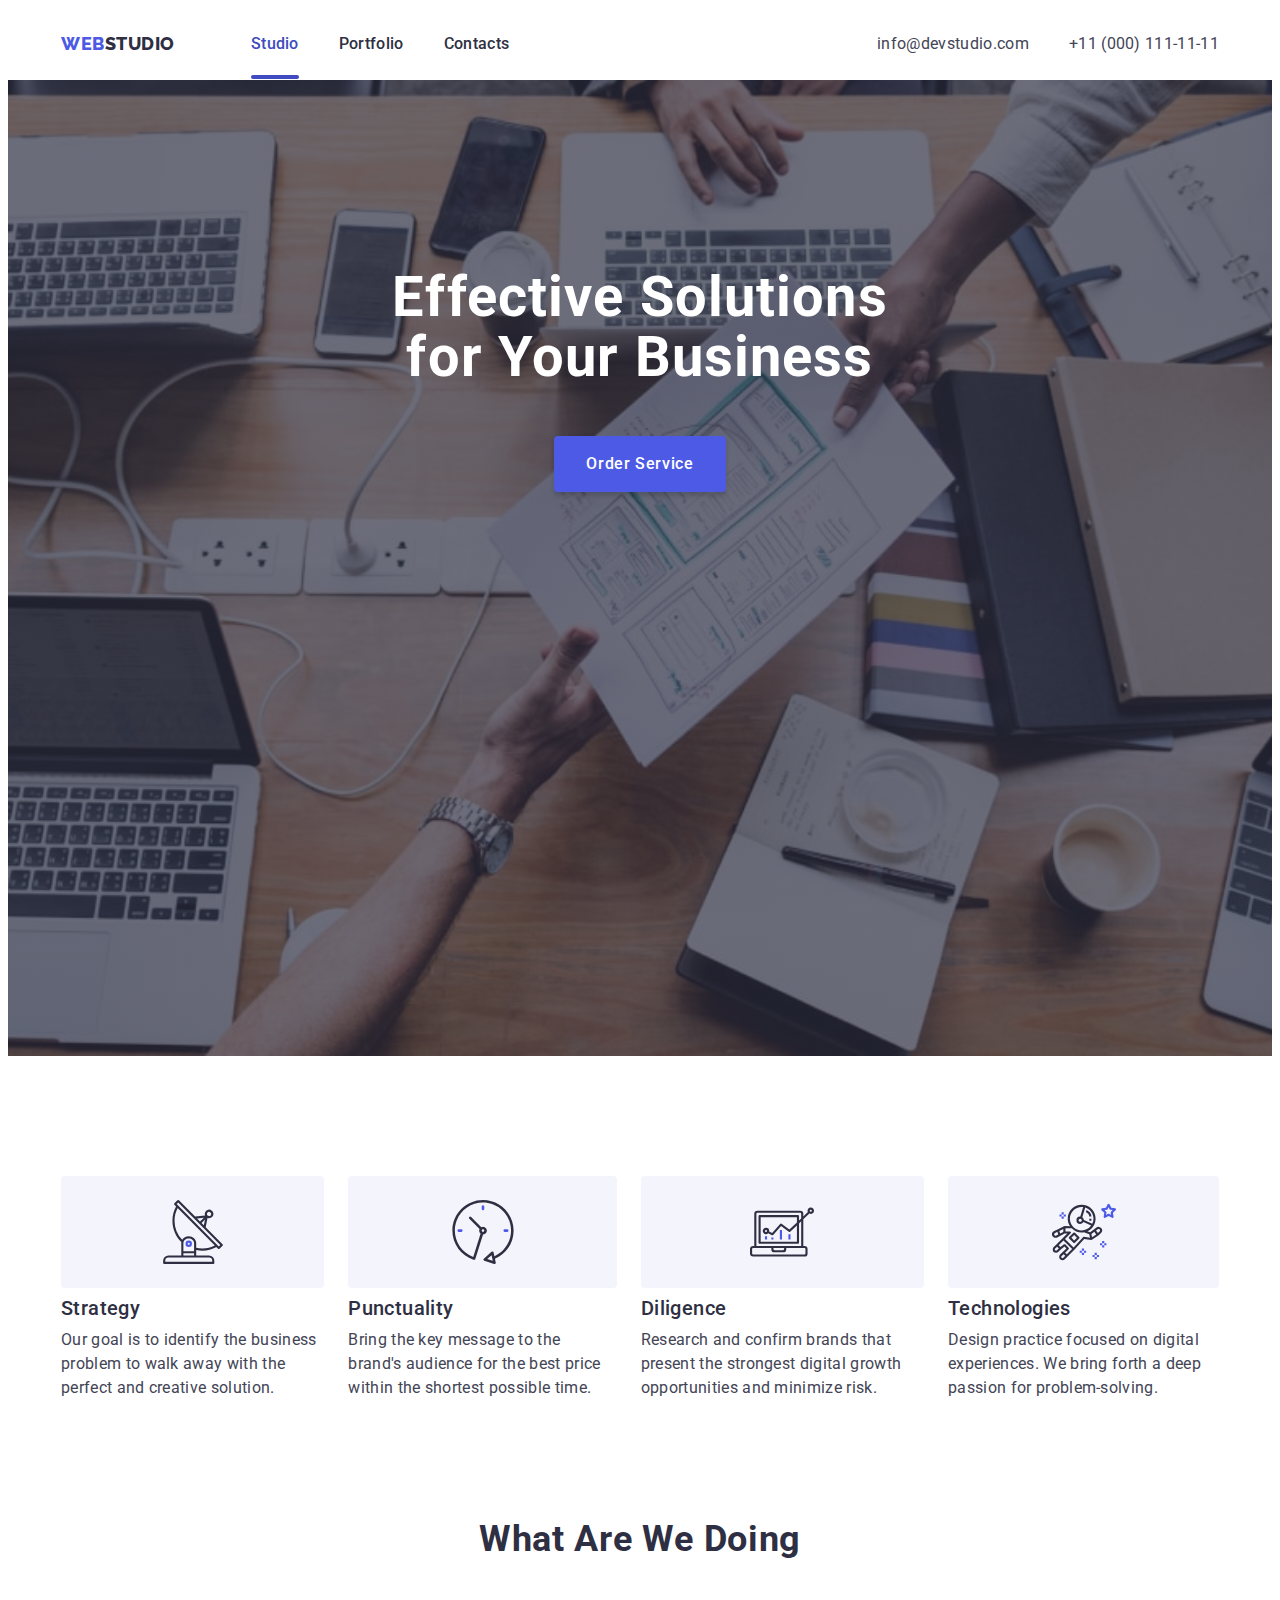
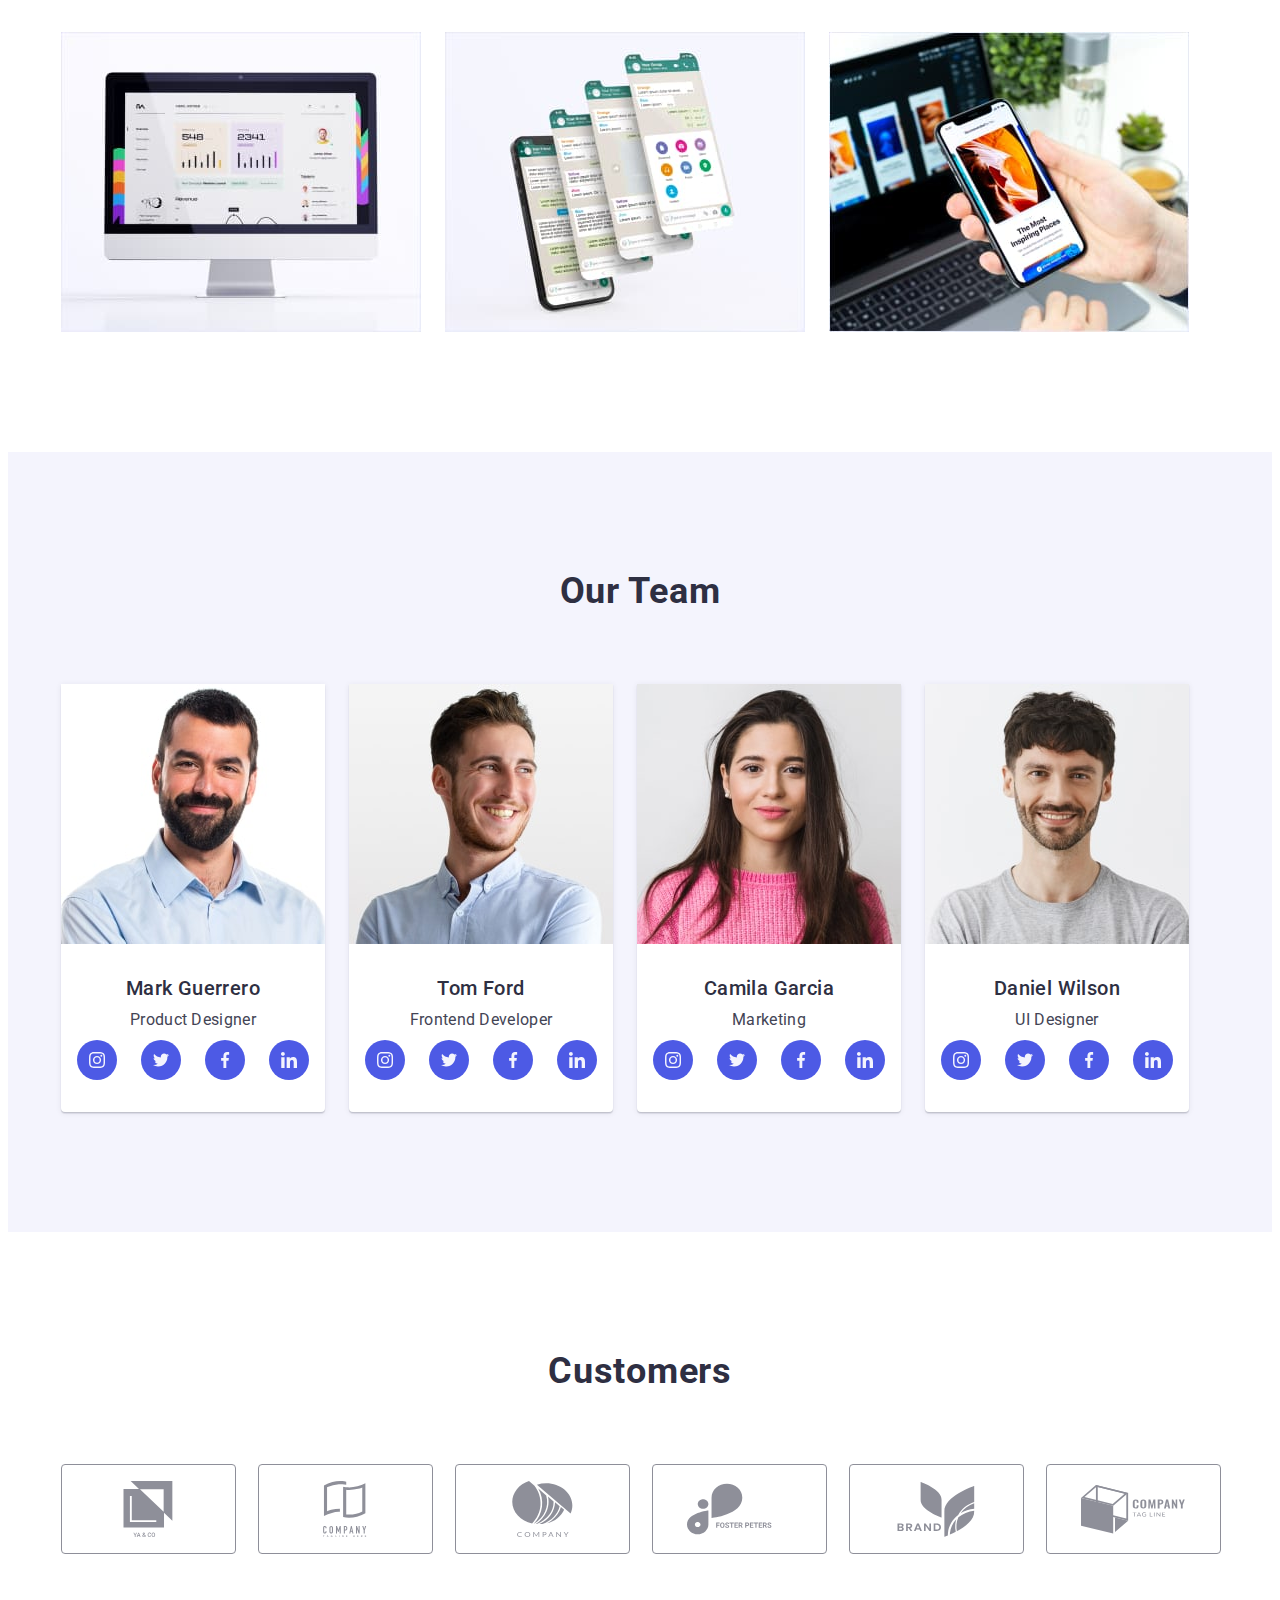
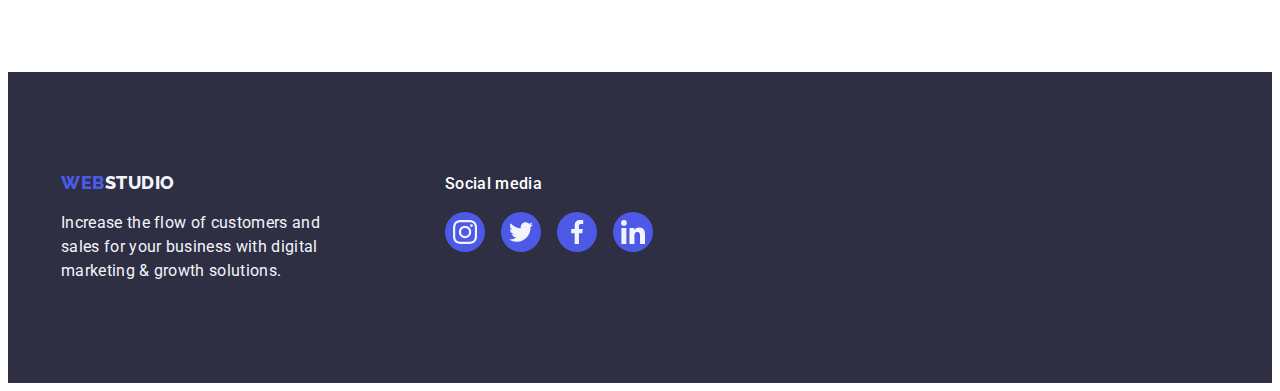
<file: index.html>
<!DOCTYPE html>
<html lang="en">
  <head>
    <meta charset="UTF-8" />
    <meta http-equiv="X-UA-Compatible" content="IE=edge" />
    <meta name="viewport" content="width=device-width, initial-scale=1.0" />
    <title>WebStudio</title>
    <link rel="preconnect" href="https://fonts.googleapis.com" />
    <link rel="preconnect" href="https://fonts.gstatic.com" crossorigin />
    <link
      href="https://fonts.googleapis.com/css2?family=Raleway:wght@800&family=Roboto:wght@400;500;700;900&display=swap"
      rel="stylesheet"
    />
    <link
      rel="stylesheet"
      href="https://cdnjs.cloudflare.com/ajax/libs/modern-normalize/1.1.0/modern-normalize.min.css"
      integrity="sha512-wpPYUAdjBVSE4KJnH1VR1HeZfpl1ub8YT/NKx4PuQ5NmX2tKuGu6U/JRp5y+Y8XG2tV+wKQpNHVUX03MfMFn9Q=="
      crossorigin="anonymous"
      referrerpolicy="no-referrer"
    />
    <link rel="stylesheet" href="./css/styles.css" />
  </head>

  <body>
    <!--header-->
    <header class="header">
      <div class="container header-container">
        <nav class="header-nav">
          <a href="./index.html" class="header-logo-web link"
            >Web <span class="header-logo link">Studio</span></a
          >
          <ul class="header-menu list">
            <li class="header-item list">
              <a class="header-text studio link" href="./index.html">Studio</a>
            </li>
            <li class="header-item list">
              <a class="header-text link" href="./portfolio.html">Portfolio</a>
            </li>
            <li class="header-item list">
              <a class="header-text link" href="">Contacts</a>
            </li>
          </ul>
        </nav>
        <address class="header-contacts">
          <ul class="header-list list">
            <li class="header-contact list">
              <a class="contact link" href="mailto:info@devstudio.com"
                >info@devstudio.com</a
              >
            </li>
            <li class="header-contact list">
              <a class="contact link" href="tel:+110001111111"
                >+11 (000) 111-11-11</a
              >
            </li>
          </ul>
        </address>
      </div>
    </header>
    <main>
      <!--hero-->
      <section class="hero">
        <div class="container">
          <h1 class="hero-title">Effective Solutions for Your Business</h1>
          <button class="hero-btn" type="button" data-modal-open>
            Order Service
          </button>
        </div>
      </section>
      <!-- features -->
      <section class="section">
        <div class="container">
          <h2 class="visually-hidden">features</h2>
          <ul class="features-list">
            <li class="features list">
              <div class="features-icon">
                <svg class="icon-antenna">
                  <use href="./images/symbol-defs.svg#icon-antenna"></use>
                </svg>
              </div>
              <h3 class="features-subtitle">Strategy</h3>
              <p class="features-item">
                Our goal is to identify the business problem to walk away with
                the perfect and creative solution.
              </p>
            </li>
            <li class="features list">
              <div class="features-icon">
                <svg class="icon-antenna">
                  <use href="./images/symbol-defs.svg#icon-clock"></use>
                </svg>
              </div>
              <h3 class="features-subtitle">Punctuality</h3>
              <p class="features-item">
                Bring the key message to the brand's audience for the best price
                within the shortest possible time.
              </p>
            </li>
            <li class="features list">
              <div class="features-icon">
                <svg class="icon-antenna">
                  <use href="./images/symbol-defs.svg#icon-diagram"></use>
                </svg>
              </div>
              <h3 class="features-subtitle">Diligence</h3>
              <p class="features-item">
                Research and confirm brands that present the strongest digital
                growth opportunities and minimize risk.
              </p>
            </li>
            <li class="features list list">
              <div class="features-icon">
                <svg class="icon-antenna">
                  <use
                    class="antenna"
                    href="./images/symbol-defs.svg#icon-astronaut"
                  ></use>
                </svg>
              </div>
              <h3 class="features-subtitle">Technologies</h3>
              <p class="features-item">
                Design practice focused on digital experiences. We bring forth a
                deep passion for problem-solving.
              </p>
            </li>
          </ul>
        </div>
      </section>
      <!-- examples -->
      <section class="section examples-section">
        <div class="container">
          <h2 class="examples">What are we doing</h2>
          <ul class="examples-list list">
            <li class="examples-text list">
              <img
                class="examples-img"
                src="./images/example-on-a-computer.jpg"
                alt="examples"
                width="360"
                height="300"
              />
            </li>
            <li class="examples-text list">
              <img
                class="examples-img"
                src="./images/example-on-the-phone.jpg"
                alt="examples"
                width="360"
                height="300"
              />
            </li>

            <li class="examples-text list">
              <img
                class="examples-img"
                src="./images/example-on-the-phone-2.jpg"
                alt="examples"
                width="360"
                height="300"
              />
            </li>
          </ul>
        </div>
      </section>
      <!--team-->
      <section class="team-back section">
        <div class="container">
          <h2 class="team">Our Team</h2>
          <ul class="team-list list">
            <li class="team-text list">
              <img
                class="team-photo"
                src="./images/Mark-Guerrero.jpg"
                alt="Mark Guerrero"
                width="264"
                height="260"
              />
              <div class="team-icon">
                <h3 class="team-title">Mark Guerrero</h3>
                <p class="team-item">Product Designer</p>
                <ul class="team-soc-list list">
                  <li class="team-soc-item">
                    <a class="team-soc-link link" href>
                      <svg class="team-soc-icon" width="16" height="16">
                        <use
                          href="./images/symbol-defs-soc.svg#icon-instagram"
                        ></use>
                      </svg>
                    </a>
                  </li>
                  <li class="team-soc-item">
                    <a class="team-soc-link link" href>
                      <svg class="team-soc-icon" width="16" height="16">
                        <use
                          href="./images/symbol-defs-soc.svg#icon-twitter"
                        ></use>
                      </svg>
                    </a>
                  </li>
                  <li class="team-soc-item">
                    <a class="team-soc-link link" href>
                      <svg class="team-soc-icon" width="16" height="16">
                        <use
                          href="./images/symbol-defs-soc.svg#icon-facebook"
                        ></use>
                      </svg>
                    </a>
                  </li>
                  <li class="team-soc-item">
                    <a class="team-soc-link link" href>
                      <svg class="team-soc-icon" width="16" height="16">
                        <use
                          href="./images/symbol-defs-soc.svg#icon-linkedin"
                        ></use>
                      </svg>
                    </a>
                  </li>
                </ul>
              </div>
            </li>
            <li class="team-text list">
              <img
                class="team-photo"
                src="./images/Tom-Ford.jpg"
                alt="Tom Ford"
                width="264"
                height="260"
              />
              <div class="team-icon">
                <h3 class="team-title">Tom Ford</h3>
                <p class="team-item">Frontend Developer</p>
                <ul class="team-soc-list list">
                  <li class="team-soc-item">
                    <a class="team-soc-link link" href>
                      <svg class="team-soc-icon" width="16" height="16">
                        <use
                          href="./images/symbol-defs-soc.svg#icon-instagram"
                        ></use>
                      </svg>
                    </a>
                  </li>
                  <li class="team-soc-item">
                    <a class="team-soc-link link" href>
                      <svg class="team-soc-icon" width="16" height="16">
                        <use
                          href="./images/symbol-defs-soc.svg#icon-twitter"
                        ></use>
                      </svg>
                    </a>
                  </li>
                  <li class="team-soc-item">
                    <a class="team-soc-link link" href>
                      <svg class="team-soc-icon" width="16" height="16">
                        <use
                          href="./images/symbol-defs-soc.svg#icon-facebook"
                        ></use>
                      </svg>
                    </a>
                  </li>
                  <li class="team-soc-item">
                    <a class="team-soc-link link" href>
                      <svg class="team-soc-icon" width="16" height="16">
                        <use
                          href="./images/symbol-defs-soc.svg#icon-linkedin"
                        ></use>
                      </svg>
                    </a>
                  </li>
                </ul>
              </div>
            </li>
            <li class="team-text list">
              <img
                class="team-photo"
                src="./images/Camila-Garcia.jpg"
                alt="Camila Garcia"
                width="264"
                height="260"
              />
              <div class="team-icon">
                <h3 class="team-title">Camila Garcia</h3>
                <p class="team-item">Marketing</p>
                <ul class="team-soc-list list">
                  <li class="team-soc-item">
                    <a class="team-soc-link link" href>
                      <svg class="team-soc-icon" width="16" height="16">
                        <use
                          href="./images/symbol-defs-soc.svg#icon-instagram"
                        ></use>
                      </svg>
                    </a>
                  </li>
                  <li class="team-soc-item">
                    <a class="team-soc-link link" href>
                      <svg class="team-soc-icon" width="16" height="16">
                        <use
                          href="./images/symbol-defs-soc.svg#icon-twitter"
                        ></use>
                      </svg>
                    </a>
                  </li>
                  <li class="team-soc-item">
                    <a class="team-soc-link link" href>
                      <svg class="team-soc-icon" width="16" height="16">
                        <use
                          href="./images/symbol-defs-soc.svg#icon-facebook"
                        ></use>
                      </svg>
                    </a>
                  </li>
                  <li class="team-soc-item">
                    <a class="team-soc-link link" href>
                      <svg class="team-soc-icon" width="16" height="16">
                        <use
                          href="./images/symbol-defs-soc.svg#icon-linkedin"
                        ></use>
                      </svg>
                    </a>
                  </li>
                </ul>
              </div>
            </li>
            <li class="team-text list">
              <img
                class="team-photo"
                src="./images/Daniel-Wilson.jpg"
                alt="Daniel Wilson"
                width="264"
                height="260"
              />
              <div class="team-icon">
                <h3 class="team-title">Daniel Wilson</h3>
                <p class="team-item">UI Designer</p>
                <ul class="team-soc-list list">
                  <li class="team-soc-item">
                    <a class="team-soc-link link" href>
                      <svg class="team-soc-icon" width="16" height="16">
                        <use
                          href="./images/symbol-defs-soc.svg#icon-instagram"
                        ></use>
                      </svg>
                    </a>
                  </li>
                  <li class="team-soc-item">
                    <a class="team-soc-link link" href>
                      <svg class="team-soc-icon" width="16" height="16">
                        <use
                          href="./images/symbol-defs-soc.svg#icon-twitter"
                        ></use>
                      </svg>
                    </a>
                  </li>
                  <li class="team-soc-item">
                    <a class="team-soc-link link" href>
                      <svg class="team-soc-icon" width="16" height="16">
                        <use
                          href="./images/symbol-defs-soc.svg#icon-facebook"
                        ></use>
                      </svg>
                    </a>
                  </li>
                  <li class="team-soc-item">
                    <a class="team-soc-link link" href>
                      <svg class="team-soc-icon" width="16" height="16">
                        <use
                          href="./images/symbol-defs-soc.svg#icon-linkedin"
                        ></use>
                      </svg>
                    </a>
                  </li>
                </ul>
              </div>
            </li>
          </ul>
        </div>
      </section>
      <!-- Customers -->
      <section class="section">
        <div class="container">
          <h2 class="customers">Customers</h2>
          <ul class="customers-list list">
            <li class="customers-item">
              <a class="customers-soc-link" href="">
                <svg class="customers-soc-icon" width="104" height="56">
                  <use href="./images/customers .svg#icon-ya"></use>
                </svg>
              </a>
            </li>
            <li class="customers-item">
              <a class="customers-soc-link" href="">
                <svg class="customers-soc-icon" width="104" height="56">
                  <use href="./images/customers .svg#icon-here"></use>
                </svg>
              </a>
            </li>
            <li class="customers-item">
              <a class="customers-soc-link" href="">
                <svg class="customers-soc-icon" width="104" height="56">
                  <use href="./images/customers .svg#icon-company"></use>
                </svg>
              </a>
            </li>
            <li class="customers-item">
              <a class="customers-soc-link" href="">
                <svg class="customers-soc-icon" width="104" height="56">
                  <use href="./images/customers .svg#icon-foster"></use>
                </svg>
              </a>
            </li>
            <li class="customers-item">
              <a class="customers-soc-link" href="">
                <svg class="customers-soc-icon" width="104" height="56">
                  <use href="./images/customers .svg#icon-brand"></use>
                </svg>
              </a>
            </li>
            <li class="customers-item">
              <a class="customers-soc-link" href="">
                <svg class="customers-soc-icon" width="104" height="56">
                  <use href="./images/customers .svg#icon-tag"></use>
                </svg>
              </a>
            </li>
          </ul>
        </div>
      </section>
    </main>
    <!--footer -->
    <footer class="footer footer-cont">
      <div class="container footer-soc-cont">
        <div class="footer-bottom">
          <a class="footer-logo link" href="./index.html"
            >Web<span class="footer-logo-studio link">Studio</span></a
          >
          <p class="footer-items">
            Increase the flow of customers and sales for your business with
            digital marketing & growth solutions.
          </p>
        </div>

        <div class="footer-soc">
          <p class="footer-title">Social media</p>
          <ul class="footer-soc-list list">
            <li class="footer-soc-item">
              <a class="footer-soc-link link" href>
                <svg class="footer-soc-icon" width="24" height="24">
                  <use href="./images/symbol-defs-soc.svg#icon-instagram"></use>
                </svg>
              </a>
            </li>
            <li class="footer-soc-item">
              <a class="footer-soc-link link" href>
                <svg class="footer-soc-icon" width="24" height="24">
                  <use href="./images/symbol-defs-soc.svg#icon-twitter"></use>
                </svg>
              </a>
            </li>
            <li class="footer-soc-item">
              <a class="footer-soc-link link" href>
                <svg class="footer-soc-icon" width="24" height="24">
                  <use href="./images/symbol-defs-soc.svg#icon-facebook"></use>
                </svg>
              </a>
            </li>
            <li class="footer-soc-item">
              <a class="footer-soc-link link" href>
                <svg class="footer-soc-icon" width="24" height="24">
                  <use href="./images/symbol-defs-soc.svg#icon-linkedin"></use>
                </svg>
              </a>
            </li>
          </ul>
        </div>
      </div>
    </footer>
    <!--modal -->
    <div class="backdrop is-hidden" data-modal>
      <div class="modal">
        <button type="button" class="modal-close-btn" data-modal-close>
          <svg class="modal-icon" width="8" height="8">
            <use href="/images/customers .svg#icon-cross"></use>
          </svg>
        </button>
      </div>
    </div>
    <script src="./js/modal.js"></script>
  </body>
</html>
</file>
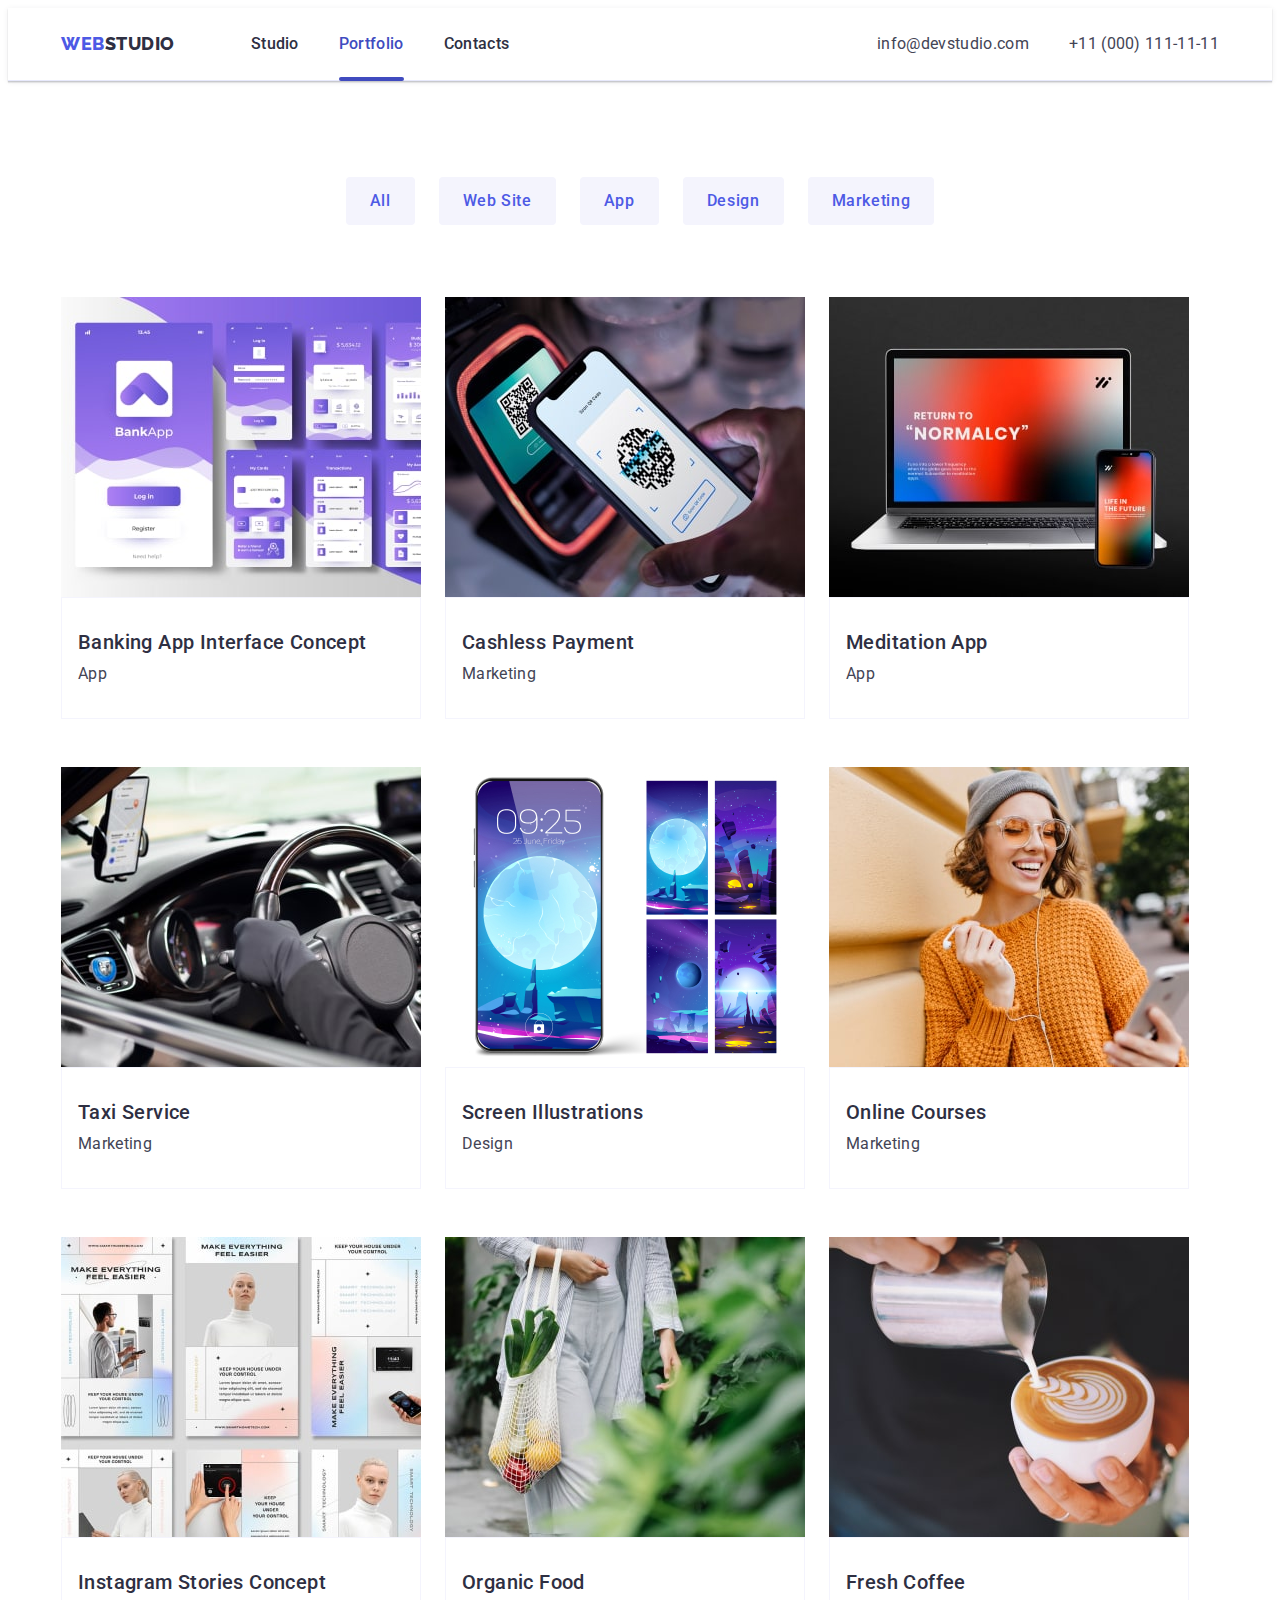
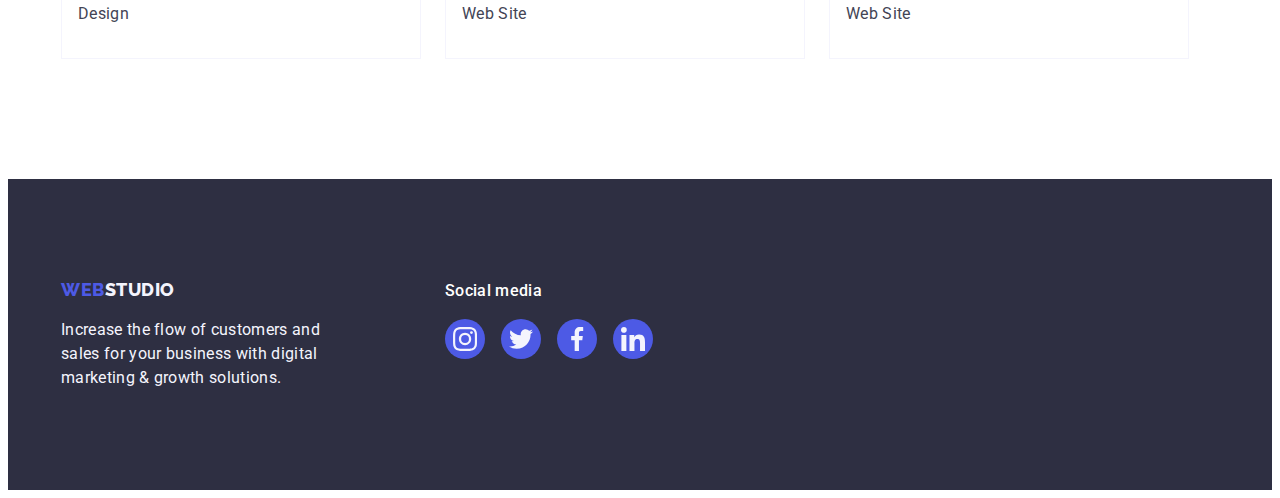
<file: portfolio.html>
<!DOCTYPE html>
<html lang="en">
  <head>
    <meta charset="UTF-8" />
    <meta http-equiv="X-UA-Compatible" content="IE=edge" />
    <meta name="viewport" content="width=device-width, initial-scale=1.0" />
    <link rel="preconnect" href="https://fonts.googleapis.com" />
    <link rel="preconnect" href="https://fonts.gstatic.com" crossorigin />
    <title>Portfolio</title>
    <link
      href="https://fonts.googleapis.com/css2?family=Raleway:wght@800&family=Roboto:wght@400;500;700;900&display=swap"
      rel="stylesheet"
    />
    <link
      rel="stylesheet"
      href="https://cdnjs.cloudflare.com/ajax/libs/modern-normalize/1.1.0/modern-normalize.min.css"
      integrity="sha512-wpPYUAdjBVSE4KJnH1VR1HeZfpl1ub8YT/NKx4PuQ5NmX2tKuGu6U/JRp5y+Y8XG2tV+wKQpNHVUX03MfMFn9Q=="
      crossorigin="anonymous"
      referrerpolicy="no-referrer"
    />
    <link rel="stylesheet" href="./css/portfolio.css" />
  </head>
  <body>
    <!-- header -->
    <header class="header">
      <div class="container header-container">
        <nav class="header-nav">
          <a href="./index.html" class="header-logo-web link"
            >Web <span class="header-logo link">Studio</span></a
          >
          <ul class="header-menu list">
            <li class="header-item list">
              <a class="header-text studio link" href="./index.html">Studio</a>
            </li>
            <li class="header-item list">
              <a class="header-text portfolio link" href="./portfolio.html"
                >Portfolio</a
              >
            </li>
            <li class="header-item list">
              <a class="header-text link" href="">Contacts</a>
            </li>
          </ul>
        </nav>
        <address class="header-contacts">
          <ul class="header-list list">
            <li class="header-contact list">
              <a class="contact link" href="mailto:info@devstudio.com"
                >info@devstudio.com</a
              >
            </li>
            <li class="header-contact list">
              <a class="contact link" href="tel:+110001111111"
                >+11 (000) 111-11-11</a
              >
            </li>
          </ul>
        </address>
      </div>
    </header>
    <main>
      <!--filter-->
      <section class="section filter-section">
        <div class="container">
          <h1 class="visually-hidden">button</h1>
          <ul class="filter-list list">
            <li class="filter-text list">
              <button class="filter-btn" type="button">All</button>
            </li>
            <li class="filter-text list">
              <button class="filter-btn" type="button">Web Site</button>
            </li>
            <li class="filter-text list">
              <button class="filter-btn" type="button">App</button>
            </li>
            <li class="filter-text list">
              <button class="filter-btn" type="button">Design</button>
            </li>
            <li class="filter-text list">
              <button class="filter-btn" type="button">Marketing</button>
            </li>
          </ul>

          <!----------- example------ -->
          <ul class="example-list list">
            <li class="example-photo">
              <a class="example-img-text link" href="">
                <div class="example-wrapper">
                  <img
                    class="example-img link"
                    src="./images/banking-application.jpg"
                    alt="banking application"
                    width="360"
                    height="300"
                  /> 
                  <p class="overlay">
                    14 Stylish and User-Friendly App Design Concepts · Task
                    Manager App · Calorie Tracker App · Exotic Fruit Ecommerce
                    App · Cloud Storage App
                  </p>
                </div>
                <div class="example-border">
                  <h2 class="example-title">Banking App Interface Concept</h2>
                  <p class="example-item">App</p>
                </div>
              </a>
            </li>
            <li class="example-photo">
              <a class="example-img-text link" href="">
                <div class="example-wrapper">
                  <img
                    class="example-img link"
                    src="./images/qr-code.jpg"
                    alt="payment example qr code"
                    width="360"
                    height="300"
                  />
                  <p class="overlay">
                    14 Stylish and User-Friendly App Design Concepts · Task
                    Manager App · Calorie Tracker App · Exotic Fruit Ecommerce
                    App · Cloud Storage App
                  </p>
                </div>
                <div class="example-border">
                  <h2 class="example-title">Cashless Payment</h2>
                  <p class="example-item">Marketing</p>
                </div>
              </a>
            </li>
            <li class="example-photo">
              <a class="example-img-text link" href="">
                <div class="example-wrapper">
                  <img
                    class="example-img link"
                    src="./images/meditation-app.jpg"
                    alt="meditation App"
                    width="360"
                    height="300"
                  />
                  <p class="overlay">
                    14 Stylish and User-Friendly App Design Concepts · Task
                    Manager App · Calorie Tracker App · Exotic Fruit Ecommerce
                    App · Cloud Storage App
                  </p>
                </div>
                <div class="example-border">
                  <h2 class="example-title">Meditation App</h2>
                  <p class="example-item">App</p>
                </div>
              </a>
            </li>
            <li class="example-photo">
              <a class="example-img-text link" href="">
                <div class="example-wrapper">
                  <img
                    class="example-img link"
                    src="./images/taxi-service.jpg"
                    alt="taxi service"
                    width="360"
                    height="300"
                  />
                  <p class="overlay">
                    14 Stylish and User-Friendly App Design Concepts · Task
                    Manager App · Calorie Tracker App · Exotic Fruit Ecommerce
                    App · Cloud Storage App
                  </p>
                </div>
                <div class="example-border">
                  <h2 class="example-title">Taxi Service</h2>
                  <p class="example-item">Marketing</p>
                </div>
              </a>
            </li>
            <li class="example-photo">
              <a class="example-img-text link" href="">
                <div class="example-wrapper">
                  <img
                    class="example-img link"
                    src="./images/screen-illustrations.jpg"
                    alt="illustrations on phone screen"
                    width="360"
                    height="300"
                  />
                  <p class="overlay">
                    14 Stylish and User-Friendly App Design Concepts · Task
                    Manager App · Calorie Tracker App · Exotic Fruit Ecommerce
                    App · Cloud Storage App
                  </p>
                </div>
                <div class="example-border">
                  <h2 class="example-title">Screen Illustrations</h2>
                  <p class="example-item">Design</p>
                </div>
              </a>
            </li>
            <li class="example-photo">
              <a class="example-img-text link" href="">
                <div class="example-wrapper">
                  <img
                    class="example-img link"
                    src="./images/online-courses.jpg"
                    alt="happy girl on online course"
                    width="360"
                    height="300"
                  />
                  <p class="overlay">
                    14 Stylish and User-Friendly App Design Concepts · Task
                    Manager App · Calorie Tracker App · Exotic Fruit Ecommerce
                    App · Cloud Storage App
                  </p>
                </div>
                <div class="example-border">
                  <h2 class="example-title">Online Courses</h2>
                  <p class="example-item">Marketing</p>
                </div>
              </a>
            </li>
            <li class="example-photo">
              <a class="example-img-text link" href="">
                <div class="example-wrapper">
                  <img
                    class="example-img link"
                    src="./images/instagram-stories.jpg"
                    alt="instagram Stories Concept"
                    width="360"
                    height="300"
                  />
                  <p class="overlay">
                    14 Stylish and User-Friendly App Design Concepts · Task
                    Manager App · Calorie Tracker App · Exotic Fruit Ecommerce
                    App · Cloud Storage App
                  </p>
                </div>
                <div class="example-border">
                  <h2 class="example-title">Instagram Stories Concept</h2>
                  <p class="example-item">Design</p>
                </div>
              </a>
            </li>
            <li class="example-photo">
              <a class="example-img-text link" href="">
                <div class="example-wrapper">
                  <img
                    class="example-img link"
                    src="./images/organic-food.jpg"
                    alt="example of organic food"
                    width="360"
                    height="300"
                  />
                  <p class="overlay">
                    14 Stylish and User-Friendly App Design Concepts · Task
                    Manager App · Calorie Tracker App · Exotic Fruit Ecommerce
                    App · Cloud Storage App
                  </p>
                </div>
                <div class="example-border">
                  <h2 class="example-title">Organic Food</h2>
                  <p class="example-item">Web Site</p>
                </div>
              </a>
            </li>
            <li class="example-photo">
              <a class="example-img-text link" href="">
                <div class="example-wrapper">
                  <img
                    class="example-img link"
                    src="./images/coffee.jpg"
                    alt="example of fresh coffee"
                    width="360"
                    height="300"
                  />
                  <p class="overlay">
                    14 Stylish and User-Friendly App Design Concepts · Task
                    Manager App · Calorie Tracker App · Exotic Fruit Ecommerce
                    App · Cloud Storage App
                  </p>
                </div>
                <div class="example-border">
                  <h2 class="example-title">Fresh Coffee</h2>
                  <p class="example-item">Web Site</p>
                </div>
              </a>
            </li>
          </ul>
        </div>
      </section>
    </main>
    <!-- footer -->
    <footer class="footer footer-cont">
      <div class="container footer-soc-cont">
        <div class="footer-bottom">
          <a class="footer-logo link" href="./index.html"
            >Web<span class="footer-logo-studio link">Studio</span></a
          >
          <p class="footer-items">
            Increase the flow of customers and sales for your business with
            digital marketing & growth solutions.
          </p>
        </div>

        <div class="footer-soc">
          <p class="footer-title">Social media</p>
          <ul class="footer-soc-list list">
            <li class="footer-soc-item">
              <a class="footer-soc-link link" href>
                <svg class="footer-soc-icon" width="24" height="24">
                  <use href="./images/symbol-defs-soc.svg#icon-instagram"></use>
                </svg>
              </a>
            </li>
            <li class="footer-soc-item">
              <a class="footer-soc-link link" href>
                <svg class="footer-soc-icon" width="24" height="24">
                  <use href="./images/symbol-defs-soc.svg#icon-twitter"></use>
                </svg>
              </a>
            </li>
            <li class="footer-soc-item">
              <a class="footer-soc-link link" href>
                <svg class="footer-soc-icon" width="24" height="24">
                  <use href="./images/symbol-defs-soc.svg#icon-facebook"></use>
                </svg>
              </a>
            </li>
            <li class="footer-soc-item">
              <a class="footer-soc-link link" href>
                <svg class="footer-soc-icon" width="24" height="24">
                  <use href="./images/symbol-defs-soc.svg#icon-linkedin"></use>
                </svg>
              </a>
            </li>
          </ul>
        </div>
      </div>
    </footer>
  </body>
</html>
</file>
<file: css/styles.css>
:root {
  --color-iris: #4d5ae5;
  --color-ocean: #404bbf;
  --color-navy-blue: #2e2f42;
  --color-green: #31d0aa;
  --color-slate: #434455;
  --color-light-slate: #8e8f99;
  --color-cornflower: #e7e9fc;
  --color-cloud: #f4f4fd;
  --color-navy-blue-modal: #2e2f42;
  --color-grey: #2e2f42;
  --color-white: #ffffff;
  --color-dairy: #fcfcfc;
  --color-general: #e5e5e5;
  --transition: 250ms cubic-bezier(0.4, 0, 0.2, 1);
}

body {
  font-family: "Roboto", sans-serif;
  font-size: 16px;
  color: var(--color-slate, #434455);
  background-color: var(--color-white, #ffffff);
  color: #8e8f99;
}
p,
h1,
h2,
h3,
h4,
h5,
h6 {
  margin: 0;
}

ul,
ol {
  margin: 0;
  padding-left: 0;
}

img {
  display: block;
}

.list {
  list-style: none;
}

.link {
  text-decoration: none;
}

button {
  display: block;
  cursor: pointer;
  border: none;
}
.section {
  padding-top: 120px;
  padding-bottom: 120px;
}

.visually-hidden {
  position: absolute;
  width: 1px;
  height: 1px;
  margin: -1px;
  border: 0;
  padding: 0;

  white-space: nowrap;
  clip-path: inset(100%);
  clip: rect(0 0 0 0);
  overflow: hidden;
}

.container {
  width: 1158px;
  padding-left: 15px;
  padding-right: 15px;
  margin: 0 auto;
}
/*-------------------------------------------------------------header--------------------------------------------------------------*/

.header {
  background: var(--color-white, #ffffff);
  padding-top: 24px;
  padding-bottom: 24px;
}

.header-logo-web {
  font-family: "Raleway", sans-serif;
  font-style: normal;
  font-weight: 800;
  font-size: 18px;
  line-height: 1.17;
  display: flex;
  align-items: center;
  letter-spacing: 0.03em;
  text-transform: uppercase;
  text-decoration: none;
  color: var(--color-iris, #4d5ae5);
}

.header-logo {
  font-family: "Raleway", sans-serif;
  font-style: normal;
  font-weight: 800;
  font-size: 18px;
  line-height: 1.17;
  display: flex;
  align-items: center;
  letter-spacing: 0.03em;
  text-transform: uppercase;
  color: var(--color-grey, #2e2f42);
}

.header-text {
  font-weight: 500;
  font-size: 16px;
  line-height: 1.5;
  letter-spacing: 0.02em;
  color: var(--color-grey, #2e2f42);
  transition: color var(--transition);
}
.studio::after {
  position: absolute;
  left: 0;
  bottom: -26px;
  content: "";
  width: 100%;
  height: 4px;

  background-color: #404bbf;
  border-radius: 2px;
}
.studio {
  position: relative;
  color: var(--color-ocean);
}
.header-text:hover,
.header-text:focus {
  color: var(--color-ocean);
}

.header-contacts {
  font-style: normal;
  display: flex;
  margin-left: auto;
}
.header-nav {
  display: flex;
}
.header-menu {
  display: flex;
  gap: 40px;
  margin-left: 76px;
}
.header-container {
  display: flex;
  margin-left: auto;
  align-items: center;
}
.contact {
  font-weight: 400;
  font-size: 16px;
  line-height: 1.5;
  letter-spacing: 0.02em;
  color: var(--color-slate, #434455);
  font-style: normal;
  transition: color var(--transition);
}
.contact:hover,
.contact:focus {
  color: var(--color-ocean, #404bbf);
}
.header-list {
  align-items: center;
  display: inline-flex;
  gap: 40px;
}

/*--------------------------------------------hero--------------------------------------------------------------------------------*/
.hero {
  background-color: var(--color-grey, #2e2f42);
  background-image: linear-gradient(
      rgba(46, 47, 66, 0.7),
      rgba(46, 47, 66, 0.7)
    ),
    url(../images/hero-bg.jpg);
  background-repeat: no-repeat;
  background-position: center;
  background-size: cover;
  max-width: 1440px;
  height: 600px;
  margin-left: auto;
  margin-right: auto;
  padding-top: 188px;
  padding-bottom: 188px;
  text-align: center;
}

.hero-title {
  font-weight: 700;
  font-size: 56px;
  line-height: 1.07;
  text-align: center;
  letter-spacing: 0.02em;
  color: var(--color-white, #ffffff);
  margin-left: auto;
  margin-right: auto;
  max-width: 496px;
}
.hero-btn {
  margin: 0 auto;
  text-align: center;
  font-family: "Roboto", sans-serif;
  font-style: normal;
  font-weight: 500;
  font-size: 16px;
  line-height: 1.5;
  display: flex;
  align-items: center;
  letter-spacing: 0.04em;
  color: var(--color-white, #ffffff);
  background: var(--color-iris, #4d5ae5);
  padding: 16px 32px;
  box-shadow: 0px 4px 4px rgba(0, 0, 0, 0.15);
  border-radius: 4px;
  margin-top: 48px;
  margin-left: auto;
  border: none;
  min-width: 169px;
  transition: background-color var(--transition);
}

.hero-btn:hover,
.hero-btn:focus {
  background-color: var(--color-ocean);
}
/*---------------------------------------------features------------------------------------------------------------------------------*/

.features-subtitle {
  font-weight: 500;
  font-size: 20px;
  line-height: 1.2;
  letter-spacing: 0.02em;
  color: var(--color-grey, #2e2f42);
  background-color: #ffffff;
  align-items: center;
  margin-bottom: 8px;
}
.features-item {
  font-weight: 400;
  font-size: 16px;
  line-height: 1.5;
  letter-spacing: 0.02em;
  color: var(--color-slate, #434455);
  background-color: #ffffff;
}
.features {
}

.features-list {
  display: flex;
  gap: 24px;
}

.icon-antenna {
  width: 64px;
  height: 64px;
}

.features-icon {
  display: flex;
  justify-content: center;
  align-items: center;
  height: 112px;
  background-color: #f4f4fd;
  border-radius: 4px;
  margin-bottom: 8px;
}

/*----------------------------------------------------------examples-----------------------------------------------------------*/

.examples {
  font-weight: 700;
  font-size: 36px;
  line-height: 1.11;
  text-align: center;
  letter-spacing: 0.02em;
  text-transform: capitalize;
  color: var(--color-grey, #2e2f42);
  background-color: #ffffff;
}
.examples-section {
  padding-top: 0;
}
.examples-img {
  text-decoration: none;
}
.examples-list {
  margin-top: 72px;
  display: flex;
  gap: 24px;
}

.examples-img {
}
/*---------------------------------------------team--------------------------------------------------------------------------------*/

.team-list {
  list-style: none;
}
.team {
  font-weight: 700;
  font-size: 36px;
  line-height: 1.11;
  text-align: center;
  letter-spacing: 0.02em;
  text-transform: capitalize;
  color: var(--color-grey, #2e2f42);
  background-color: var(--color-cloud, #f4f4fd);
}

.team-back {
  background-color: var(--color-cloud, #f4f4fd);
}

.team-title {
  font-weight: 500;
  font-size: 20px;
  line-height: 1.2;
  letter-spacing: 0.02em;
  color: var(--color-grey, #2e2f42);
  margin-bottom: 8px;
}
.team-item {
  font-weight: 400;
  font-size: 16px;
  line-height: 1.5;
  letter-spacing: 0.02em;
  color: var(--color-slate, #434455);
  margin-bottom: 8px;
}

.team-list {
  display: flex;
  gap: 24px;
  margin-top: 72px;
}
.team-img {
  text-decoration: none;
  text-align: center;
}
.team-icon {
  padding: 32px 0px;
  text-align: center;
}
.team-text {
  background-color: #ffffff;
  box-shadow: 0px 1px 6px rgba(46, 47, 66, 0.08),
    0px 1px 1px rgba(46, 47, 66, 0.16), 0px 2px 1px rgba(46, 47, 66, 0.08);
  border-radius: 0px 0px 4px 4px;
}
.team-soc-list {
  display: flex;
  justify-content: center;
  gap: 24px;
}

.team-soc-item {
  width: 40px;
  height: 40px;
}
.team-soc-link {
  width: 100%;
  height: 100%;
  border-radius: 50%;
  background-color: #4d5ae5;

  display: flex;
  align-items: center;
  justify-content: center;
  transition: background-color var(--transition);
}

.team-soc-link:hover,
.team-soc-link:focus {
  background-color: #404bbf;
}
.team-soc-icon {
  fill: #ffffff;
  width: 16px;
  height: 16px;
}

/* -----------------------------------------------------------customers-------------------------------------------------------- */
.customers {
  font-weight: 700;
  font-size: 36px;
  line-height: 1.11;
  text-align: center;
  letter-spacing: 0.02em;
  text-transform: capitalize;
  color: #2e2f42;
  margin-bottom: 72px;
}
.customers-list {
  display: flex;
  gap: 24px;
  margin-left: 0;
}
.customers-item {
  width: calc((100% - 120px) / 6);
  height: 88px;
  height: 88px;
}

.customers-soc-link {
  width: 100%;
  height: 100%;
  border: 1px solid currentColor;
  border-radius: 4px;

  display: flex;
  align-items: center;
  justify-content: center;
  color: #8e8f99;
  transition: color var(--transition);
}

.customers-soc-link:hover,
.customers-soc-link:focus {
  color: #404bbf;
}
.customers-soc-icon {
  fill: currentColor;
}

/* ----------------------------------------------------footer------------------------------------------------------------------ */

.footer {
  background: var(--color-grey, #2e2f42);
  padding-top: 100px;
  padding-bottom: 100px;
}

.footer-logo {
  font-family: "Raleway", sans-serif;
  font-style: normal;
  font-weight: 800;
  font-size: 18px;
  line-height: 1.17;
  display: flex;
  align-items: center;
  letter-spacing: 0.03em;
  text-transform: uppercase;
  text-decoration: none;
  color: var(--color-iris, #4d5ae5);
}
.footer-logo-studio {
  font-family: "Raleway";
  font-style: normal;
  font-weight: 800;
  font-size: 18px;
  line-height: 1.17;
  display: flex;
  align-items: center;
  letter-spacing: 0.03em;
  text-transform: uppercase;
  color: var(--color-cloud, #f4f4fd);
}

.footer-items {
  font-weight: 400;
  font-size: 16px;
  line-height: 1.5;
  letter-spacing: 0.02em;
  color: var(--color-cloud, #f4f4fd);
  margin-top: 18px;
  max-width: 264px;
}

.footer-bottom {
}

.footer-soc-list {
  display: flex;
  gap: 16px;
}
.footer-title {
  font-family: "Roboto";
  font-style: normal;
  font-weight: 500;
  font-size: 16px;
  line-height: 1.5;
  letter-spacing: 0.02em;
  color: #ffffff;
  margin-bottom: 16px;
}
.footer-soc-item {
  width: 40px;
  height: 40px;
  gap: 16px;
}
.footer-soc-link {
  width: 100%;
  height: 100%;
  border-radius: 50%;
  background-color: #4d5ae5;
  display: flex;
  align-items: center;
  justify-content: center;
  transition: background-color var(--transition);
}

.footer-soc-link:hover,
.footer-soc-link:focus {
  background-color: #31d0aa;
}
.footer-soc-icon {
  fill: var(--color-white);
  width: 24px;
  height: 24px;
}

.footer-soc {
  margin-left: 120px;
}
.footer-soc-cont {
  display: flex;
}

/* ----------------------------------------------------modal------------------------------------------------------------------ */

.backdrop {
  position: fixed;
  top: 0;
  left: 0;
  z-index: 100;
  width: 100%;
  height: 100%;
  background-color: rgba(46, 47, 66, 0.4);
  transition: opacity var(--transition), visibility var(--transition);
}

.modal {
  position: absolute;
  top: 50%;
  left: 50%;
  background-color: var(--color-white);
  width: 408px;
  height: 576px;
  transform: translate(-50%, -50%) scale(1);
  transition: transform var(--transition);
}

.backdrop .is-hidden .modal {
  transform: translate(-50%, -50%) scaleY(0);
}

.modal-close-btn {
  position: absolute;
  top: 10px;
  right: 10px;
  display: flex;
  justify-content: center;
  align-items: center;
  width: 24px;
  height: 24px;
  border-radius: 50%;
  background-color: transparent;
  border: 1px solid rgba(0, 0, 0, 0.1);
  color: var(--color-white);
  padding: 0;
  transition: fill var(--transition);
}
.modal-close-btn:hover,
.modal-close-btn:focus {
  background-color: #404bbf;
  fill: currentColor;
}
.modal-close-btn {
  background-color: #e7e9fc;
}
.is-hidden {
  opacity: 0;
  visibility: hidden;
  pointer-events: none;
}
</file>
<file: css/portfolio.css>
:root {
  --color-iris: #4d5ae5;
  --color-ocean: #404bbf;
  --color-navy-blue: #2e2f42;
  --color-green: #31d0aa;
  --color-slate: #434455;
  --color-light-slate: #8e8f99;
  --color-cornflower: #e7e9fc;
  --color-cloud: #f4f4fd;
  --color-navy-blue-modal: #2e2f42;
  --color-grey: #2e2f42;
  --color-white: #ffffff;
  --transition: 250ms cubic-bezier(0.4, 0, 0.2, 1);
}

body {
  font-family: "Roboto", sans-serif;
  font-size: 16px;
  color: var(--color-slate, #434455);
  background-color: var(--color-white, #ffffff);
}

.list {
  list-style: none;
}

.link {
  text-decoration: none;
}

.header {
  background-color: var(--color-white, #ffffff);
  padding-top: 26px;
}
p,
h1,
h2,
h3,
h4,
h5,
h6 {
  margin: 0;
}

ul,
ol {
  margin: 0;
  padding-left: 0;
}

img {
  display: block;
}

.list {
  list-style: none;
}

.link {
  text-decoration: none;
}

button {
  display: block;
  cursor: pointer;
  border: none;
}

.visually-hidden {
  position: absolute;
  width: 1px;
  height: 1px;
  margin: -1px;
  border: 0;
  padding: 0;

  white-space: nowrap;
  clip-path: inset(100%);
  clip: rect(0 0 0 0);
  overflow: hidden;
}

.container {
  width: 1158px;
  padding-left: 15px;
  padding-right: 15px;
  margin: 0 auto;
}
/*-------------------------------------header--------------------------------------*/

.header {
  background: var(--color-white, #ffffff);
  padding-top: 24px;
  padding-bottom: 24px;
  border-bottom: 1px solid #e7e9fc;
  box-shadow: 0px 2px 1px rgba(46, 47, 66, 0.08),
    0px 1px 1px rgba(46, 47, 66, 0.16), 0px 1px 6px rgba(46, 47, 66, 0.08);
}

.header-logo-web {
  font-family: "Raleway", sans-serif;
  font-style: normal;
  font-weight: 800;
  font-size: 18px;
  line-height: 1.17;
  display: flex;
  align-items: center;
  letter-spacing: 0.03em;
  text-transform: uppercase;
  text-decoration: none;
  color: var(--color-iris, #4d5ae5);
}

.header-logo {
  font-family: "Raleway", sans-serif;
  font-style: normal;
  font-weight: 800;
  font-size: 18px;
  line-height: 1.17;
  display: flex;
  align-items: center;
  letter-spacing: 0.03em;
  text-transform: uppercase;
  color: var(--color-grey, #2e2f42);
}

.header-text {
  font-weight: 500;
  font-size: 16px;
  line-height: 1.5;
  letter-spacing: 0.02em;
  color: var(--color-grey, #2e2f42);
  transition: color var(--transition);
}
.portfolio::after {
  position: absolute;
  left: 0;
  bottom: -28px;
  content: "";
  width: 100%;
  height: 4px;

  background-color: #404bbf;
  border-radius: 2px;
}
.portfolio {
  position: relative;
  color: var(--color-ocean);
}
.header-text:hover,
.header-text:focus {
  color: var(--color-ocean, #404bbf);
}

.header-item {
}

.header-contacts {
  font-style: normal;
  display: flex;
  margin-left: auto;
}
.header-nav {
  display: flex;
}
.header-menu {
  display: flex;
  gap: 40px;
  margin-left: 76px;
}
.header-container {
  display: flex;
  margin-left: auto;
  align-items: center;
}
.contact {
  font-weight: 400;
  font-size: 16px;
  line-height: 1.5;
  letter-spacing: 0.02em;
  color: var(--color-slate, #434455);
  font-style: normal;
  transition: color var(--transition);
}
.contact:hover,
.contact:focus {
  color: var(--color-ocean, #404bbf);
}
.header-list {
  align-items: center;
  display: inline-flex;
  gap: 40px;
}

/* -------------filters----------------------- */

.section {
  padding-top: 96px;
  padding-bottom: 120px;
}
.filter {
  background-color: var(--color-white, #ffffff);
}
.filter-btn {
  font-family: "Roboto", sans-serif;
  font-style: normal;
  font-weight: 500;
  font-size: 16px;
  line-height: 1.5;
  display: flex;
  align-items: center;
  text-align: center;
  letter-spacing: 0.04em;
  color: var(--color-iris, #4d5ae5);
  background-color: var(--color-cloud, #f4f4fd);

  padding: 12px 24px;
  border-radius: 4px;
  max-width: 196px;
  transition: color var(--transition), background-color var(--transition);
}

.filter-btn:hover,
.filter-btn:focus {
  color: var(--color-white, #ffffff);
  background-color: var(--color-ocean, #404bbf);
  box-shadow: 0px 3px 1px rgba(0, 0, 0, 0.1), 0px 2px 1px rgba(0, 0, 0, 0.08),
    0px 2px 2px rgba(0, 0, 0, 0.12);
}
.filter-list {
  display: flex;
  justify-content: center;
  gap: 24px;
  margin-bottom: 72px;
}
/* ---------------------example----- */

.example-list {
  list-style: none;
  display: flex;
  flex-wrap: wrap;
  gap: 48px 24px;
}

.example-img-text {
  display: block;
  transition: box-shadow var(--transition);
}
.example-photo {
  width: 360px;
  list-style: none;
}

.example-photo:hover .overlay {
  transform: translate(0, 0);
}
.example-img {
  height: auto;
  max-width: 100%;
}
.example-wrapper {
  position: relative;
  overflow: hidden;
}

.overlay {
  position: absolute;
  top: 0;
  left: 0;
  width: 100%;
  height: 100%;
  background-color: #4d5ae5;
  padding: 40px 32px;
  overflow: auto;
  transform: translate(0, 100%);
  transition: transform var(--transition);
}

.overlay {
  font-weight: 400;
  font-size: 16px;
  line-height: 1.5;
  letter-spacing: 0.02em;
  color: #f4f4fd;
}
.example-title {
  font-weight: 500;
  font-size: 20px;
  line-height: 1.2;
  letter-spacing: 0.02em;
  color: var(--color-grey, #2e2f42);
  margin-bottom: 8px;
}
.example-item {
  font-weight: 400;
  font-size: 16px;
  line-height: 1.5;
  letter-spacing: 0.02em;
  color: var(--color-slate, #434455);
}
.example-border {
  border: 1px solid #e7e9fc;
  border-top: none;
  border: 1px solid #f4f4fd;

  padding-top: 32px;
  padding-bottom: 32px;
  padding-left: 16px;
}
.example-img-text:hover,
.example-img-text:focus {
  box-shadow: 0px 1px 6px rgba(46, 47, 66, 0.08),
    0px 1px 1px rgba(46, 47, 66, 0.16), 0px 2px 1px rgba(46, 47, 66, 0.08);
}

/* ---------------footer------------------ */

.footer {
  background: var(--color-grey, #2e2f42);
  padding-top: 100px;
  padding-bottom: 100px;
}

.footer-logo {
  font-family: "Raleway", sans-serif;
  font-style: normal;
  font-weight: 800;
  font-size: 18px;
  line-height: 1.17;
  display: flex;
  align-items: center;
  letter-spacing: 0.03em;
  text-transform: uppercase;
  text-decoration: none;
  color: var(--color-iris, #4d5ae5);
}
.footer-logo-studio {
  font-family: "Raleway";
  font-style: normal;
  font-weight: 800;
  font-size: 18px;
  line-height: 1.17;
  display: flex;
  align-items: center;
  letter-spacing: 0.03em;
  text-transform: uppercase;
  color: var(--color-cloud, #f4f4fd);
}

.footer-items {
  font-weight: 400;
  font-size: 16px;
  line-height: 1.5;
  letter-spacing: 0.02em;
  color: var(--color-cloud, #f4f4fd);
  margin-top: 18px;
  max-width: 264px;
}

.footer-bottom {
}

.footer-soc-list {
  display: flex;
  gap: 16px;
}
.footer-title {
  font-family: "Roboto";
  font-style: normal;
  font-weight: 500;
  font-size: 16px;
  line-height: 1.5;
  letter-spacing: 0.02em;
  color: #ffffff;
  margin-bottom: 16px;
}
.footer-soc-item {
  width: 40px;
  height: 40px;
  gap: 16px;
}
.footer-soc-link {
  width: 100%;
  height: 100%;
  border-radius: 50%;
  background-color: #4d5ae5;
  display: flex;
  align-items: center;
  justify-content: center;
  transition: background-color var(--transition);
}

.footer-soc-link:hover,
.footer-soc-link:focus {
  background-color: #31d0aa;
}
.footer-soc-icon {
  fill: #ffffff;
  width: 24px;
  height: 24px;
}

.footer-soc {
  margin-left: 120px;
}
.footer-soc-cont {
  display: flex;
}
</file>
